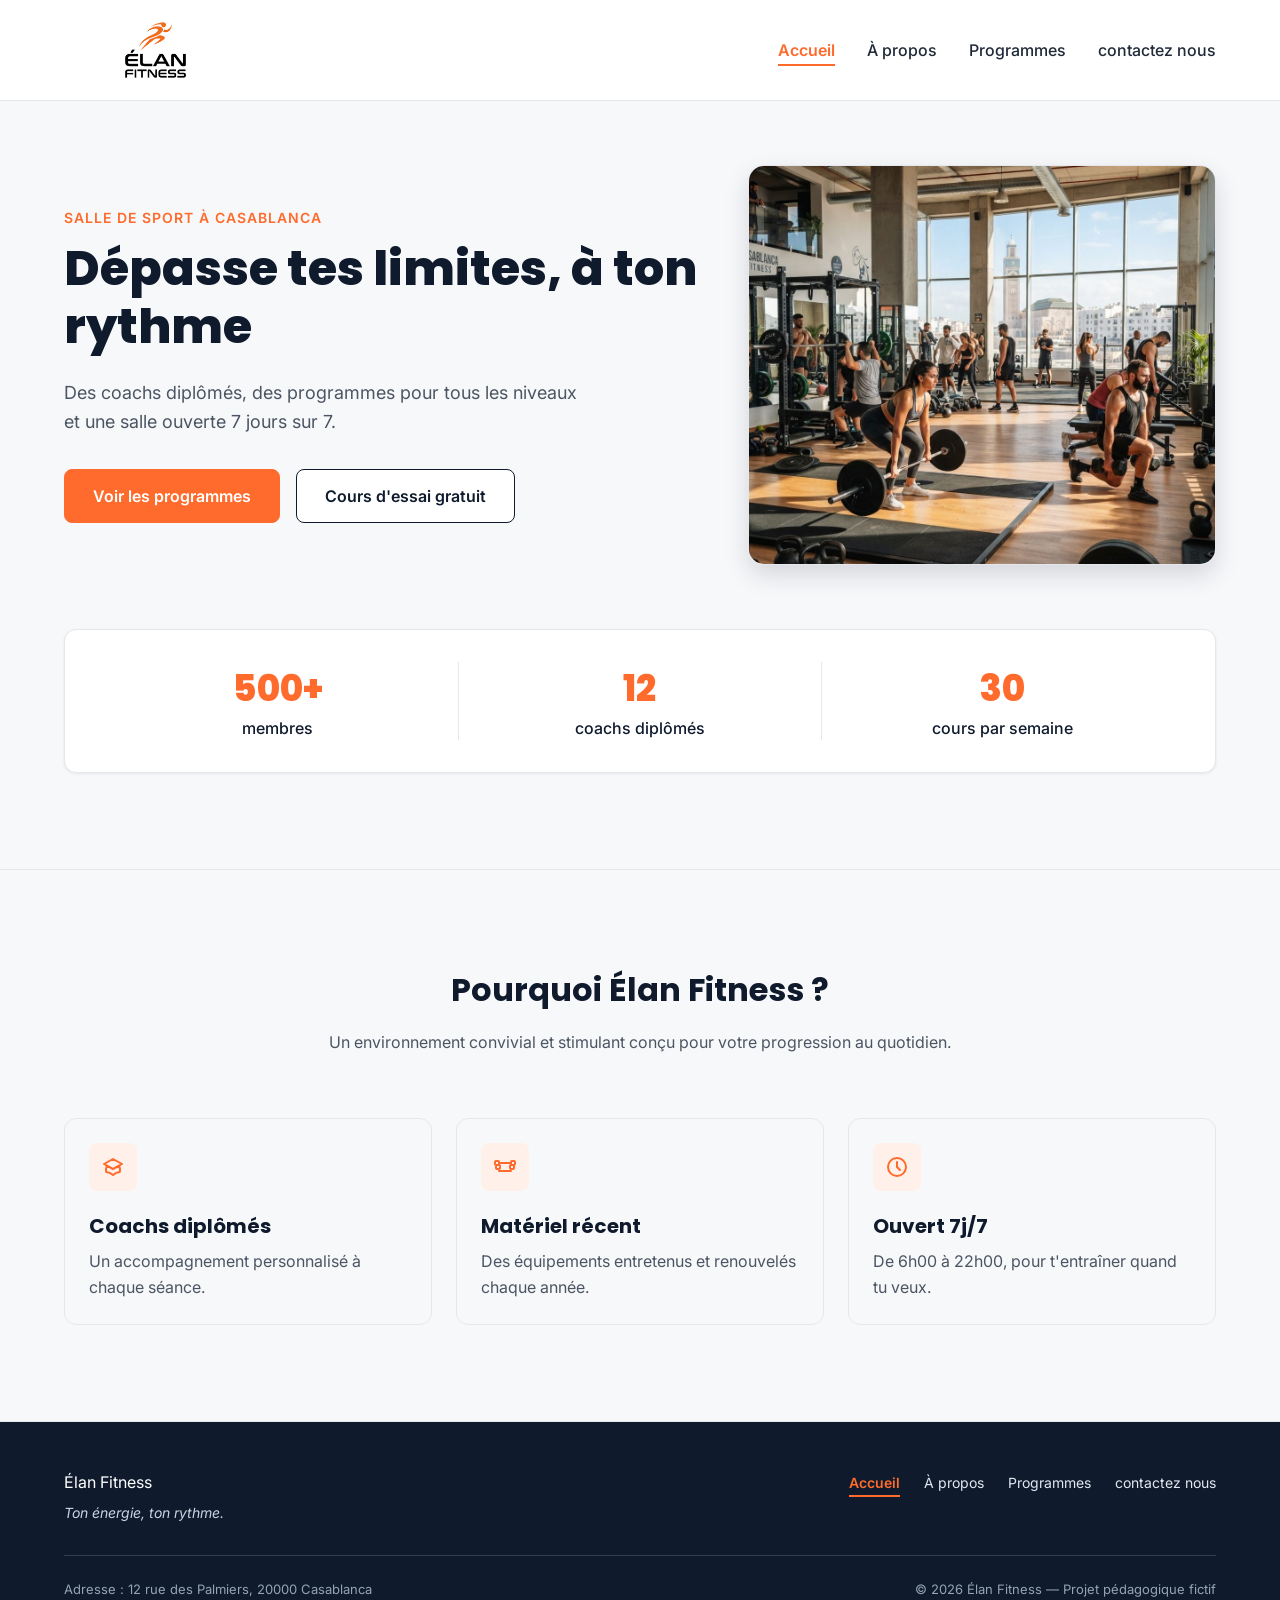
<file: index.html>
<!DOCTYPE html>
<html lang="fr">

<head>
  <meta charset="UTF-8">
  <meta name="viewport" content="width=device-width, initial-scale=1">
  <meta name="description"
    content="Élan Fitness, salle de sport à Casablanca : musculation, yoga, cardio et boxe fitness avec des coachs diplômés. Réservez votre cours d'essai gratuit.">
  <title>Élan Fitness | Salle de sport à Casablanca</title>

  <link rel="preconnect" href="https://fonts.googleapis.com">
  <link rel="preconnect" href="https://fonts.gstatic.com" crossorigin>
  <link
    href="https://fonts.googleapis.com/css2?family=Inter:wght@400;500;600&family=Poppins:wght@600;700;800&display=swap"
    rel="stylesheet">

  <link rel="icon" type="image/png" href="img/logo.jpg">

  <link rel="stylesheet" href="style.css">
</head>


<body>

  <header class="en-tete">

    <div class="conteneur en-tete-contenu">
      <a href="index.html" class="logo"> <img class="logo" src="img/logo.jpg" alt="logo">
      </a>

      <nav aria-label="Navigation principale">
        <ul class="menu">
          <li><a href="index.html" class="lien-actif">Accueil</a></li>
          <li><a href="A_propos.html">À propos</a></li>
          <li><a href="programme.html">Programmes</a></li>
          <li><a href="contactez_nous.html">contactez nous</a></li>

        </ul>
      </nav>
    </div>
  </header>

  <main>
    <section id="accueil" class="hero">
      <div class="conteneur">

        <div class="hero-contenu">
          <div class="hero-texte">
            <p class="sur-titre">Salle de sport à Casablanca</p>
            <h1>Dépasse tes limites, à ton rythme</h1>
            <p class="hero-description">
              Des coachs diplômés, des programmes pour tous les niveaux et une salle ouverte 7 jours sur 7.
            </p>
            <div class="boutons">
              <a href="programme.html" class="bouton bouton-principal">Voir les programmes</a>
              <a href="contactez_nous.html" class="bouton bouton-secondaire">Cours d'essai gratuit</a>
            </div>
          </div>

          <img class="hero-image" src="img/hero.jpg"
            alt="Des personnes s'entraînent dans une salle de sport lumineuse à Casablanca">
        </div>

        <div class="chiffres">
          <div class="chiffre">
            <p class="chiffre-nombre">500+</p>
            <p>membres</p>
          </div>
          <div class="chiffre">
            <p class="chiffre-nombre">12</p>
            <p>coachs diplômés</p>
          </div>
          <div class="chiffre">
            <p class="chiffre-nombre">30</p>
            <p>cours par semaine</p>
          </div>
        </div>

      </div>
    </section>

    <section class="section section-blanche">
      <div class="conteneur">

        <div class="section-titre">
          <h2>Pourquoi Élan Fitness ?</h2>
          <p>Un environnement convivial et stimulant conçu pour votre progression au quotidien.</p>
        </div>

        <div class="cartes">
          <article class="carte carte-avantage">
            <div class="icone"><img src="img/icone-coach.svg" alt=""></div>
            <h3>Coachs diplômés</h3>
            <p>Un accompagnement personnalisé à chaque séance.</p>
          </article>

          <article class="carte carte-avantage">
            <div class="icone"><img src="img/icone-materiel.svg" alt=""></div>
            <h3>Matériel récent</h3>
            <p>Des équipements entretenus et renouvelés chaque année.</p>
          </article>

          <article class="carte carte-avantage">
            <div class="icone"><img src="img/icone-horloge.svg" alt=""></div>
            <h3>Ouvert 7j/7</h3>
            <p>De 6h00 à 22h00, pour t'entraîner quand tu veux.</p>
          </article>
        </div>

      </div>
    </section>

  </main>

  <footer class="pied-de-page">
    <div class="conteneur">

      <div class="pied-haut">
        <div>
          <p class="logo logo-clair">Élan Fitness</p>
          <p class="slogan">Ton énergie, ton rythme.</p>
        </div>

        <nav aria-label="Navigation du pied de page">
          <ul class="menu menu-pied">
            <li><a href="index.html" class="lien-actif">Accueil</a></li>
            <li><a href="A_propos.html">À propos</a></li>
            <li><a href="programme.html">Programmes</a></li>
            <li><a href="contactez_nous.html">contactez nous</a></li>
          </ul>
        </nav>
      </div>

      <div class="pied-bas">
        <p>Adresse : 12 rue des Palmiers, 20000 Casablanca</p>
        <p>&copy; 2026 Élan Fitness — Projet pédagogique fictif</p>
      </div>

    </div>
  </footer>

</body>

</html>
</file>
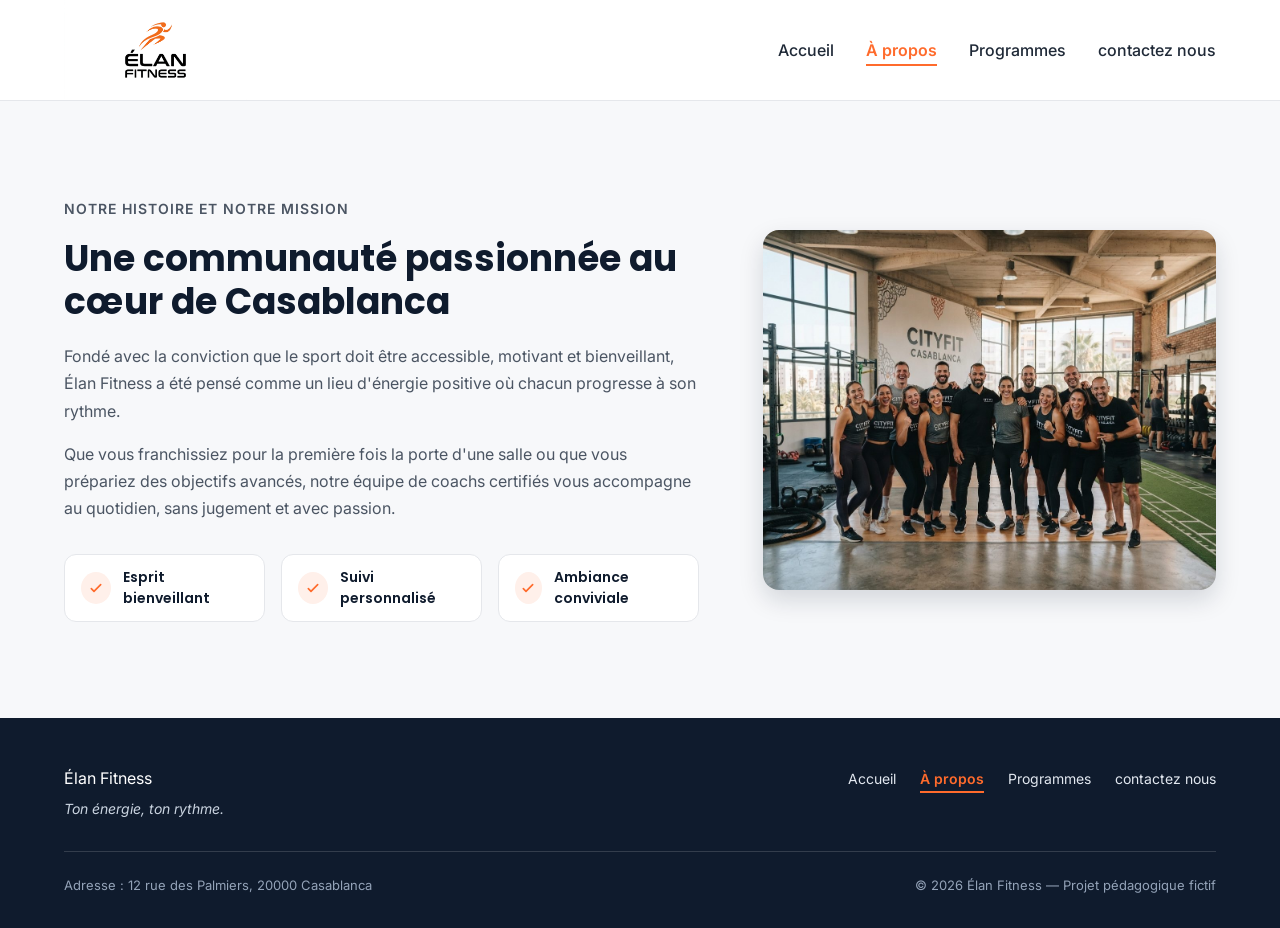
<file: A_propos.html>
<!DOCTYPE html>
<html lang="fr">
<head>
  <meta charset="UTF-8">
  <meta name="viewport" content="width=device-width, initial-scale=1">
  <meta name="description" content="Élan Fitness, salle de sport à Casablanca : musculation, yoga, cardio et boxe fitness avec des coachs diplômés. Réservez votre cours d'essai gratuit.">
  <title>Élan Fitness | Salle de sport à Casablanca</title>

  <link rel="preconnect" href="https://fonts.googleapis.com">
  <link rel="preconnect" href="https://fonts.gstatic.com" crossorigin>
  <link href="https://fonts.googleapis.com/css2?family=Inter:wght@400;500;600&family=Poppins:wght@600;700;800&display=swap" rel="stylesheet">

  <link rel="icon" type="image/png" href="img/logo.jpg">

  <link rel="stylesheet" href="style.css">
</head>

<body>

  <header class="en-tete">

    <div class="conteneur en-tete-contenu">
      <a href="index.html" class="logo"> <img class="logo" src="img/logo.jpg" alt="logo">
      </a>

      <nav aria-label="Navigation principale">
        <ul class="menu">
          <li><a href="index.html" >Accueil</a></li>
          <li><a href="A_propos.html"class="lien-actif">À propos</a></li>
          <li><a href="programme.html">Programmes</a></li>
          <li><a href="contactez_nous.html">contactez nous</a></li>

        </ul>
      </nav>
    </div>
  </header>

  <main> 
    <section id="a-propos" class="section">
        <div class="conteneur apropos-contenu">

        <div class="apropos-texte">
          <p class="sur-titre">Notre histoire et notre mission</p>
          <h2>Une communauté passionnée au cœur de Casablanca</h2>
          <p>
            Fondé avec la conviction que le sport doit être accessible, motivant et bienveillant,
            Élan Fitness a été pensé comme un lieu d'énergie positive où chacun progresse à son rythme.
          </p>
          <p>
            Que vous franchissiez pour la première fois la porte d'une salle ou que vous prépariez des
            objectifs avancés, notre équipe de coachs certifiés vous accompagne au quotidien, sans
            jugement et avec passion.
          </p>

          <ul class="valeurs">
            <li class="valeur">
              <div class="icone icone-petite"><img src="img/icone-check.svg" alt=""></div>
              <span>Esprit bienveillant</span>
            </li>
            <li class="valeur">
              <div class="icone icone-petite"><img src="img/icone-check.svg" alt=""></div>
              <span>Suivi personnalisé</span>
            </li>
            <li class="valeur">
              <div class="icone icone-petite"><img src="img/icone-check.svg" alt=""></div>
              <span>Ambiance conviviale</span>
            </li>
          </ul>
        </div>

        <img class="apropos-image" src="img/equipe.jpg" alt="L'équipe de coachs d'Élan Fitness réunie dans la salle">

      </div>
    </section>
  </main>
  
<footer class="pied-de-page">
    <div class="conteneur">

      <div class="pied-haut">
        <div>
          <p class="logo logo-clair">Élan Fitness</p>
          <p class="slogan">Ton énergie, ton rythme.</p>
        </div>

        <nav aria-label="Navigation du pied de page">
          <ul class="menu menu-pied">
            <li><a href="index.html">Accueil</a></li>
            <li><a href="A_propos.html"class="lien-actif">À propos</a></li>
            <li><a href="programme.html">Programmes</a></li>
            <li><a href="contactez_nous.html">contactez nous</a></li>
          </ul>
        </nav>
      </div>

      <div class="pied-bas">
        <p>Adresse : 12 rue des Palmiers, 20000 Casablanca</p>
        <p>&copy; 2026 Élan Fitness — Projet pédagogique fictif</p>
      </div>

    </div>
  </footer>

</body>
</html>
</file>
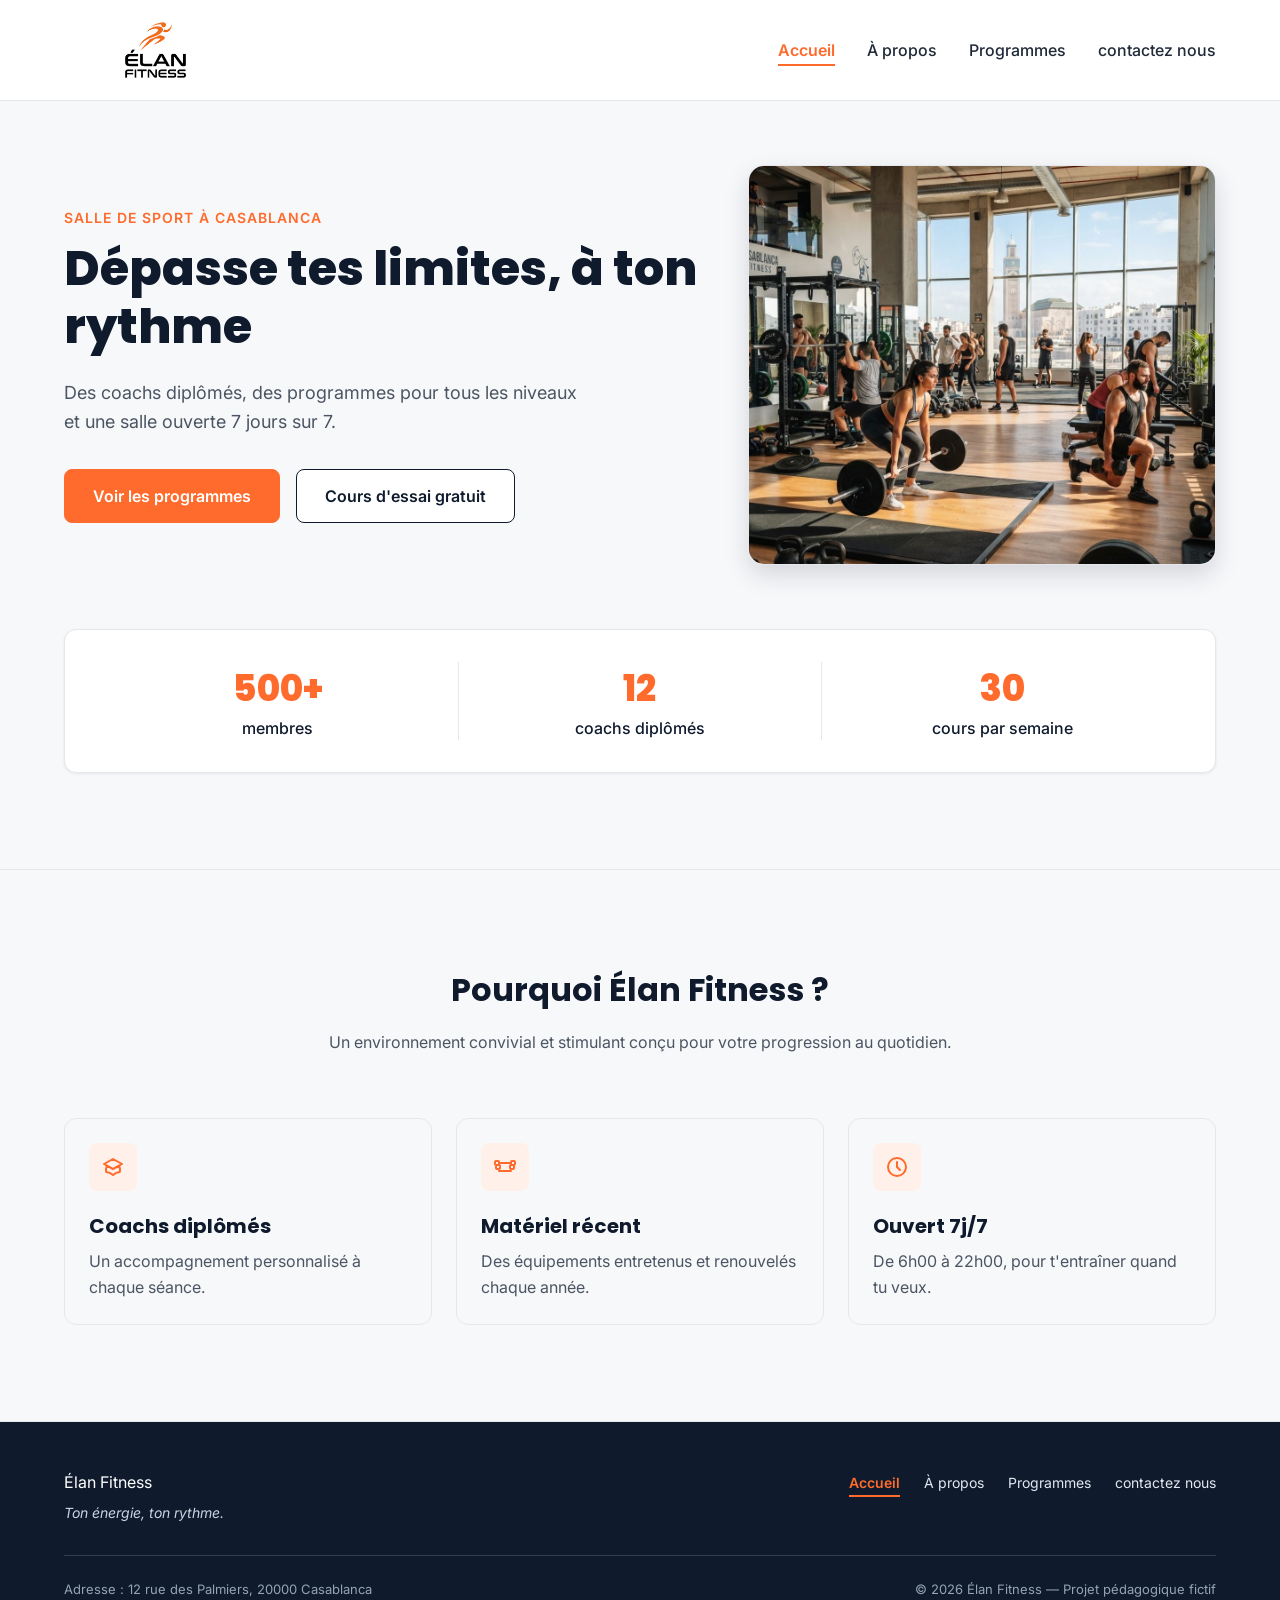
<file: acceuil.html>
<!DOCTYPE html>
<html lang="fr">

<head>
  <meta charset="UTF-8">
  <meta name="viewport" content="width=device-width, initial-scale=1">
  <meta name="description"
    content="Élan Fitness, salle de sport à Casablanca : musculation, yoga, cardio et boxe fitness avec des coachs diplômés. Réservez votre cours d'essai gratuit.">
  <title>Élan Fitness | Salle de sport à Casablanca</title>

  <link rel="preconnect" href="https://fonts.googleapis.com">
  <link rel="preconnect" href="https://fonts.gstatic.com" crossorigin>
  <link
    href="https://fonts.googleapis.com/css2?family=Inter:wght@400;500;600&family=Poppins:wght@600;700;800&display=swap"
    rel="stylesheet">

  <link rel="icon" type="image/png" href="img/logo.jpg">

  <link rel="stylesheet" href="style.css">
</head>


<body>

  <header class="en-tete">

    <div class="conteneur en-tete-contenu">
      <a href="acceuil.html" class="logo"> <img class="logo" src="img/logo.jpg" alt="logo">
      </a>

      <nav aria-label="Navigation principale">
        <ul class="menu">
          <li><a href="acceuil.html" class="lien-actif">Accueil</a></li>
          <li><a href="A_propos.html">À propos</a></li>
          <li><a href="programme.html">Programmes</a></li>
          <li><a href="contactez_nous.html">contactez nous</a></li>

        </ul>
      </nav>
    </div>
  </header>

  <main>
    <section id="accueil" class="hero">
      <div class="conteneur">

        <div class="hero-contenu">
          <div class="hero-texte">
            <p class="sur-titre">Salle de sport à Casablanca</p>
            <h1>Dépasse tes limites, à ton rythme</h1>
            <p class="hero-description">
              Des coachs diplômés, des programmes pour tous les niveaux et une salle ouverte 7 jours sur 7.
            </p>
            <div class="boutons">
              <a href="programme.html" class="bouton bouton-principal">Voir les programmes</a>
              <a href="contactez_nous.html" class="bouton bouton-secondaire">Cours d'essai gratuit</a>
            </div>
          </div>

          <img class="hero-image" src="img/hero.jpg"
            alt="Des personnes s'entraînent dans une salle de sport lumineuse à Casablanca">
        </div>

        <div class="chiffres">
          <div class="chiffre">
            <p class="chiffre-nombre">500+</p>
            <p>membres</p>
          </div>
          <div class="chiffre">
            <p class="chiffre-nombre">12</p>
            <p>coachs diplômés</p>
          </div>
          <div class="chiffre">
            <p class="chiffre-nombre">30</p>
            <p>cours par semaine</p>
          </div>
        </div>

      </div>
    </section>

    <section class="section section-blanche">
      <div class="conteneur">

        <div class="section-titre">
          <h2>Pourquoi Élan Fitness ?</h2>
          <p>Un environnement convivial et stimulant conçu pour votre progression au quotidien.</p>
        </div>

        <div class="cartes">
          <article class="carte carte-avantage">
            <div class="icone"><img src="img/icone-coach.svg" alt=""></div>
            <h3>Coachs diplômés</h3>
            <p>Un accompagnement personnalisé à chaque séance.</p>
          </article>

          <article class="carte carte-avantage">
            <div class="icone"><img src="img/icone-materiel.svg" alt=""></div>
            <h3>Matériel récent</h3>
            <p>Des équipements entretenus et renouvelés chaque année.</p>
          </article>

          <article class="carte carte-avantage">
            <div class="icone"><img src="img/icone-horloge.svg" alt=""></div>
            <h3>Ouvert 7j/7</h3>
            <p>De 6h00 à 22h00, pour t'entraîner quand tu veux.</p>
          </article>
        </div>

      </div>
    </section>

  </main>

  <footer class="pied-de-page">
    <div class="conteneur">

      <div class="pied-haut">
        <div>
          <p class="logo logo-clair">Élan Fitness</p>
          <p class="slogan">Ton énergie, ton rythme.</p>
        </div>

        <nav aria-label="Navigation du pied de page">
          <ul class="menu menu-pied">
            <li><a href="acceuil.html" class="lien-actif">Accueil</a></li>
            <li><a href="A_propos.html">À propos</a></li>
            <li><a href="programme.html">Programmes</a></li>
            <li><a href="contactez_nous.html">contactez nous</a></li>
          </ul>
        </nav>
      </div>

      <div class="pied-bas">
        <p>Adresse : 12 rue des Palmiers, 20000 Casablanca</p>
        <p>&copy; 2026 Élan Fitness — Projet pédagogique fictif</p>
      </div>

    </div>
  </footer>

</body>

</html>
</file>
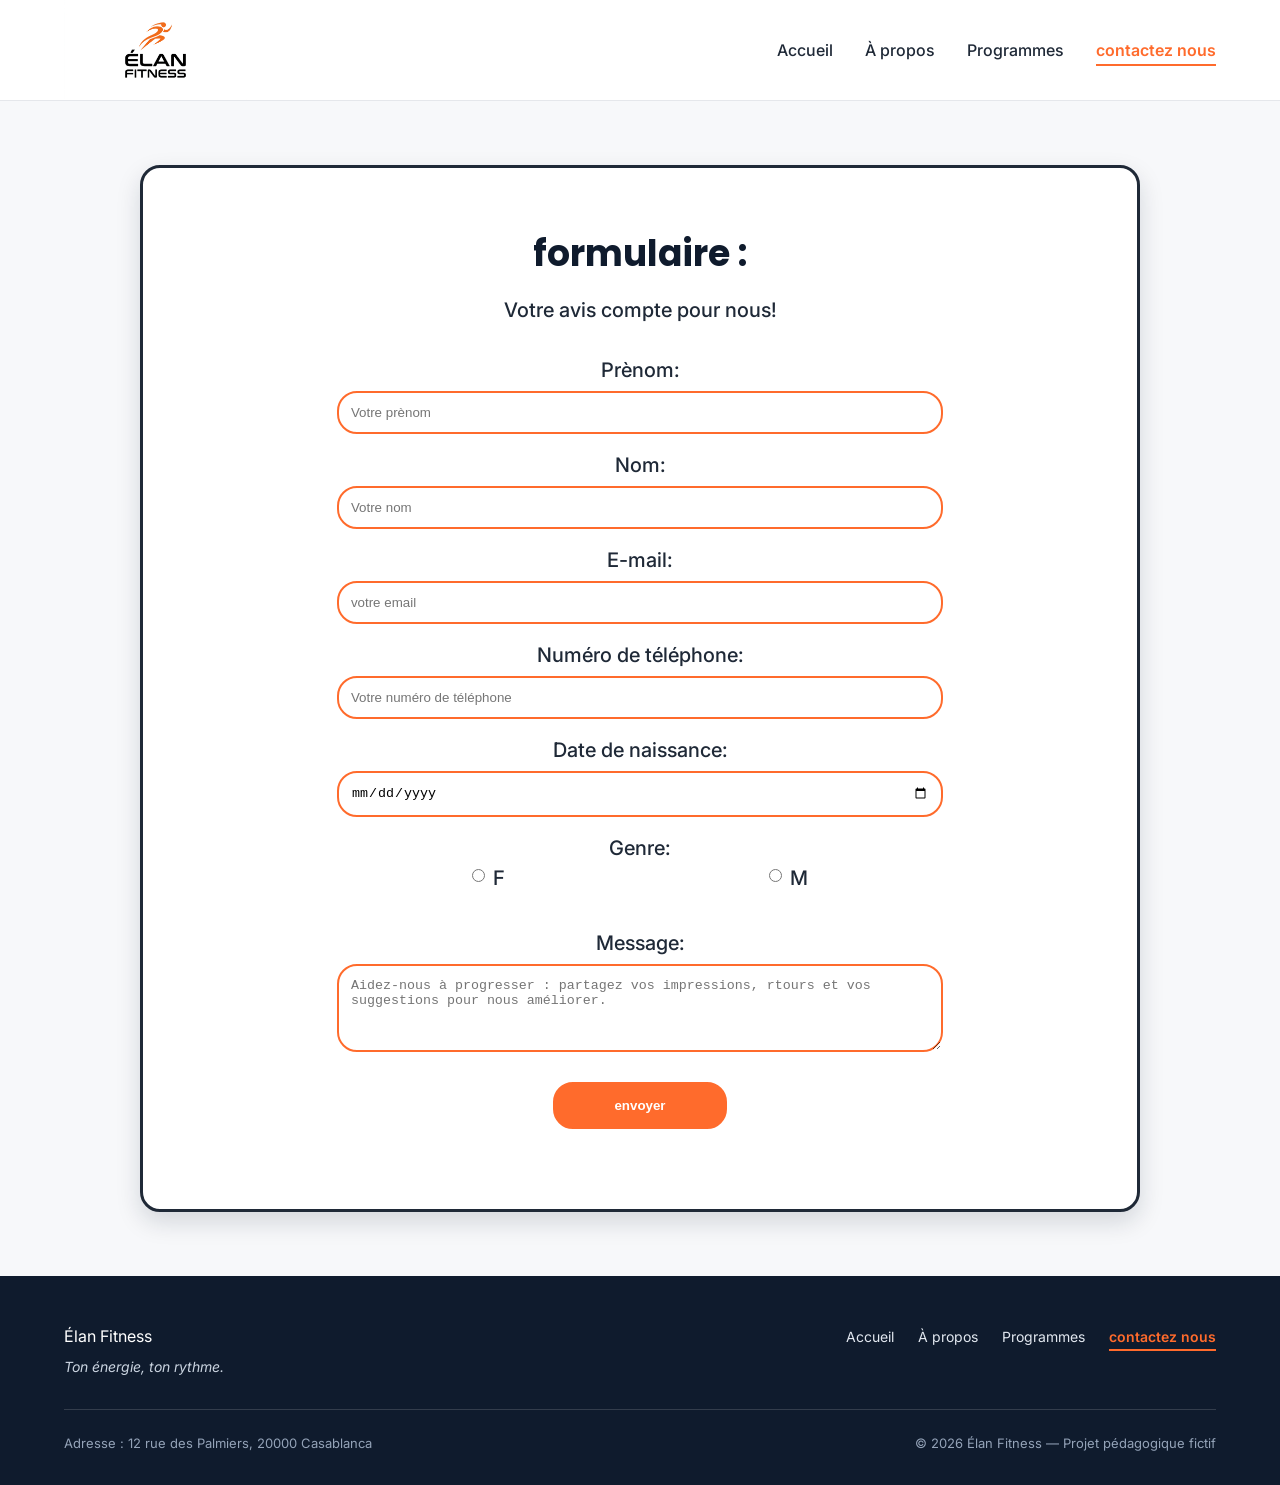
<file: contactez_nous.html>
<!DOCTYPE html>
<html lang="fr">

<head>
  <meta charset="UTF-8">
  <meta name="viewport" content="width=device-width, initial-scale=1">
  <meta name="description"
    content="Élan Fitness, salle de sport à Casablanca : musculation, yoga, cardio et boxe fitness avec des coachs diplômés. Réservez votre cours d'essai gratuit.">
  <title>Élan Fitness | Salle de sport à Casablanca</title>

  <link rel="preconnect" href="https://fonts.googleapis.com">
  <link rel="preconnect" href="https://fonts.gstatic.com" crossorigin>
  <link
    href="https://fonts.googleapis.com/css2?family=Inter:wght@400;500;600&family=Poppins:wght@600;700;800&display=swap"
    rel="stylesheet">

  <link rel="icon" type="image/png" href="img/logo.jpg">

  <link rel="stylesheet" href="style.css">
</head>

<body>

  <header class="en-tete">

    <div class="conteneur en-tete-contenu">
      <a href="index.html" class="logo"> <img class="logo" src="img/logo.jpg" alt="logo">
      </a>

      <nav aria-label="Navigation principale">
        <ul class="menu">
          <li><a href="index.html" >Accueil</a></li>
          <li><a href="A_propos.html">À propos</a></li>
          <li><a href="programme.html">Programmes</a></li>
          <li><a href="contactez_nous.html"class="lien-actif">contactez nous</a></li>

        </ul>
      </nav>
    </div>
  </header>
  <main>

    <div class="sl">
      <center>

        <h1 style="font-size: 36px;line-height: 1.2;margin-bottom: 20px; text-align: center">formulaire :</h1>
        <p style="   margin-bottom: 30px; "> Votre avis compte pour nous! </p>
        <form action="index.html">
          <label for="preno"> Prènom: </label>
          <input type="text" id="preno" name="prenom" placeholder="Votre prènom" required>

          <label for="nom"> Nom: </label>
          <input type="text" id="nom" name="nom" placeholder="Votre nom" required>

          <label for="email"> E-mail:</label>
          <input type="email" id="email" name="email" placeholder="votre email" required>

          <label for="nmbr"> Numéro de téléphone: </label>
          <input type="tel" id="nmbr" name="nmbr" pattern="[0]{1}[5-7]{1}[0-9]{8}"placeholder="Votre numéro de téléphone" required>

          <label for="Date"> Date de naissance: </label>
          <input type="date" id="Date" name="Date" required>

          <p>Genre:</p>
          <div id="hello">
            <div>
              <input type="radio" id="feminine" name="genre">
              <label for="feminine">F</label>
            </div>
            <div>
              <input type="radio" id="Masculin" name="genre">
              <label for="Masculin">M</label>
            </div>
          </div>
          <label for="msg"> Message: </label>
          <textarea type="text" id="msg" name="msg" rows="4" cols="50"
            placeholder="Aidez-nous à progresser : partagez vos impressions, rtours et vos suggestions pour nous améliorer. "></textarea><br>

          <center><button class="btn"> <b>envoyer</b> </button></center>
      </center>
    </div>
  </main>

<footer class="pied-de-page">
    <div class="conteneur">

      <div class="pied-haut">
        <div>
          <p class="logo logo-clair">Élan Fitness</p>
          <p class="slogan">Ton énergie, ton rythme.</p>
        </div>

        <nav aria-label="Navigation du pied de page">
          <ul class="menu menu-pied">
            <li><a href="index.html" >Accueil</a></li>
            <li><a href="A_propos.html">À propos</a></li>
            <li><a href="programme.html">Programmes</a></li>
            <li><a href="contactez_nous.html"class="lien-actif">contactez nous</a></li>
          </ul>
        </nav>
      </div>

      <div class="pied-bas">
        <p>Adresse : 12 rue des Palmiers, 20000 Casablanca</p>
        <p>&copy; 2026 Élan Fitness — Projet pédagogique fictif</p>
      </div>

    </div>
  </footer>

</body>

</html>
</file>
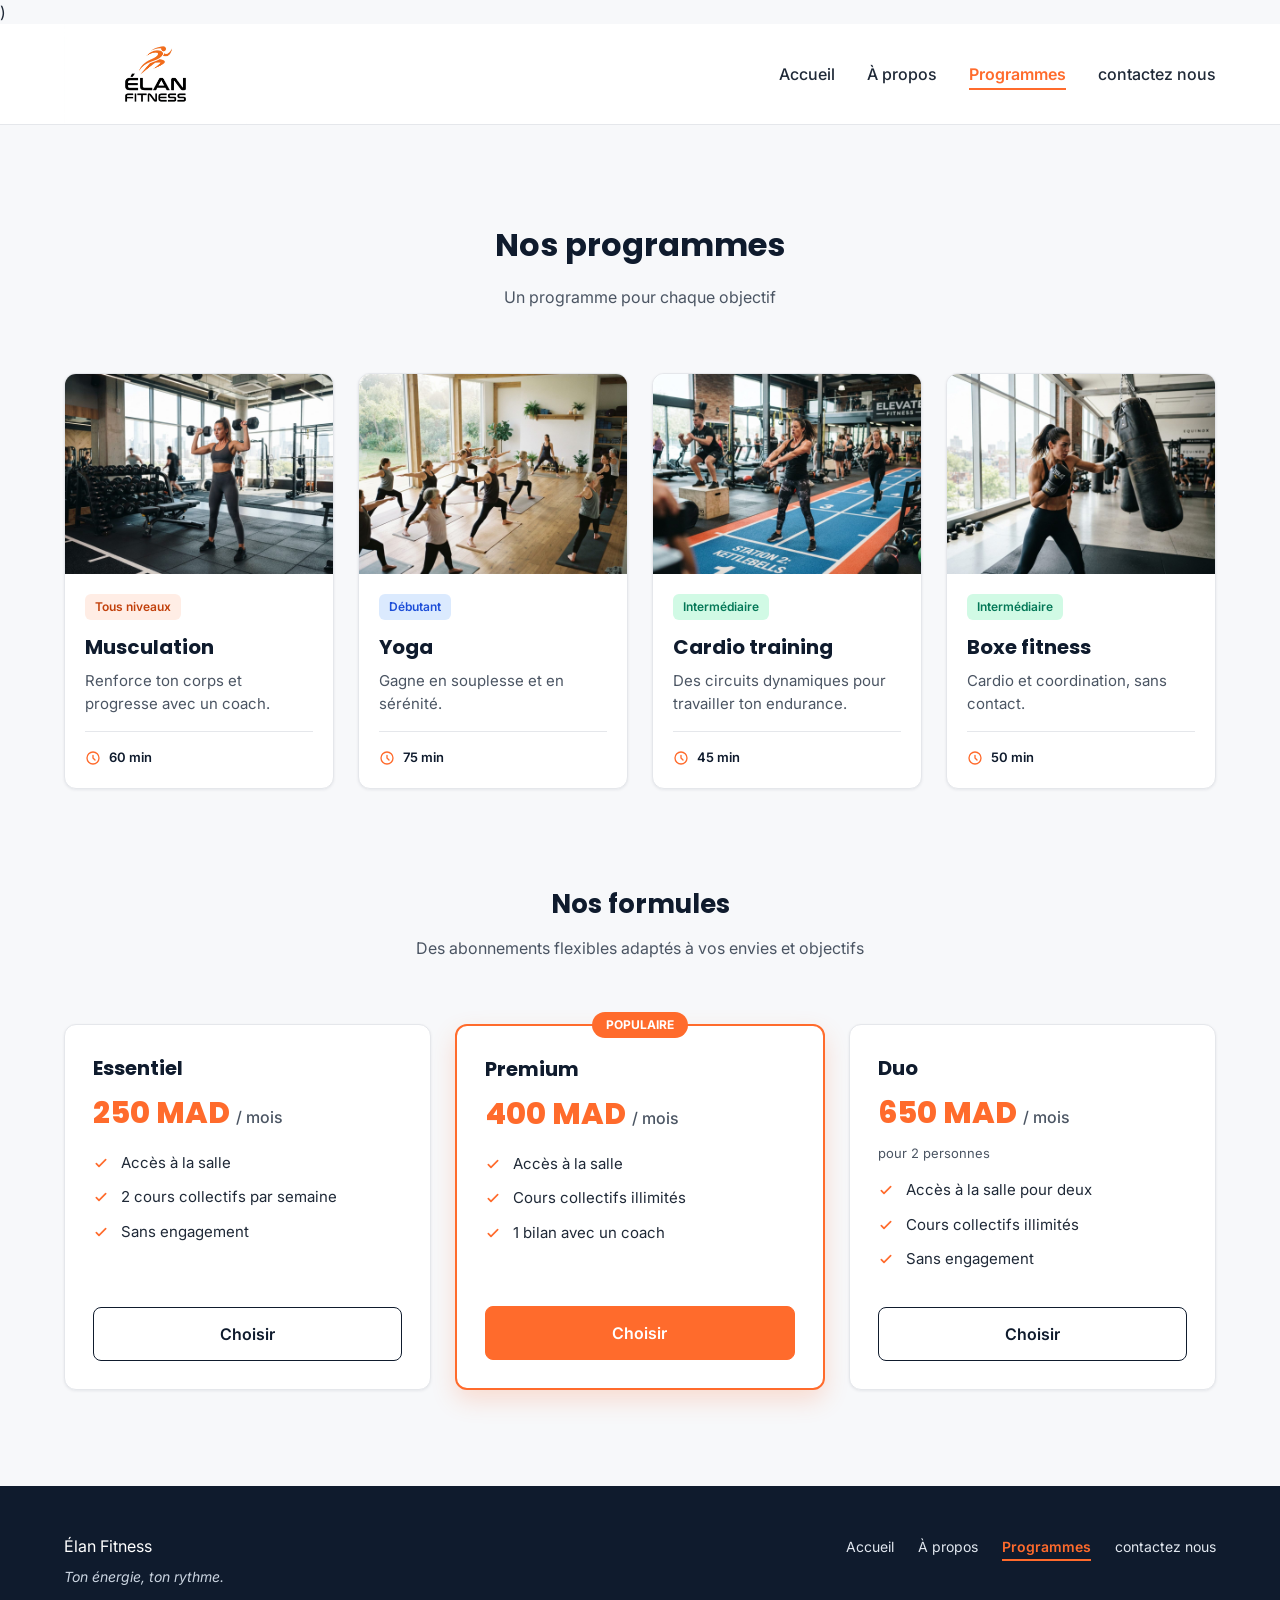
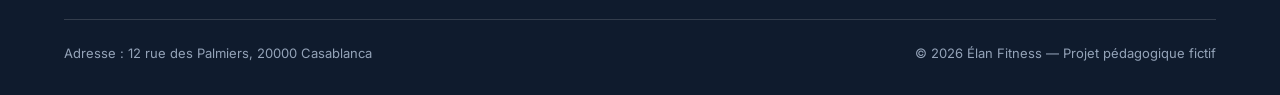
<file: programme.html>
<!DOCTYPE html>
<html lang="fr">
<head>
  <meta charset="UTF-8">
  <meta name="viewport" content="width=device-width, initial-scale=1">
  <meta name="description" content="Élan Fitness, salle de sport à Casablanca : musculation, yoga, cardio et boxe fitness avec des coachs diplômés. Réservez votre cours d'essai gratuit.">
  <title>Élan Fitness | Salle de sport à Casablanca</title>

  <link rel="preconnect" href="https://fonts.googleapis.com">
  <link rel="preconnect" href="https://fonts.gstatic.com" crossorigin>
  <link href="https://fonts.googleapis.com/css2?family=Inter:wght@400;500;600&family=Poppins:wght@600;700;800&display=swap" rel="stylesheet">
  
  <link rel="icon" type="image/png" href="img/logo.jpg">

  <link rel="stylesheet" href="style.css">
</head>
)
<body>

  <header class="en-tete">

    <div class="conteneur en-tete-contenu">
      <a href="index.html" class="logo"> <img class="logo" src="img/logo.jpg" alt="logo">
      </a>

      <nav aria-label="Navigation principale">
        <ul class="menu">
          <li><a href="index.html" >Accueil</a></li>
          <li><a href="A_propos.html">À propos</a></li>
          <li><a href="programme.html"class="lien-actif">Programmes</a></li>
          <li><a href="contactez_nous.html">contactez nous</a></li>

        </ul>
      </nav>
    </div>
  </header>

  <main> 
        <section id="programmes" class="section">
      <div class="conteneur">

        <div class="section-titre">
          <h2>Nos programmes</h2>
          <p>Un programme pour chaque objectif</p>
        </div>

        <div class="cartes">

          <article class="carte carte-programme">
            <img src="img/musculation.jpg" alt="Une sportive soulève des haltères dans l'espace musculation">
            <div class="programme-corps">
              <span class="etiquette etiquette-orange">Tous niveaux</span>
              <h3>Musculation</h3>
              <p>Renforce ton corps et progresse avec un coach.</p>
              <p class="duree"><img src="img/icone-duree.svg" alt="">60 min</p>
            </div>
          </article>

          <article class="carte carte-programme">
            <img src="img/yoga.jpg" alt="Un groupe pratique le yoga sur des tapis dans une salle lumineuse">
            <div class="programme-corps">
              <span class="etiquette etiquette-bleue">Débutant</span>
              <h3>Yoga</h3>
              <p>Gagne en souplesse et en sérénité.</p>
              <p class="duree"><img src="img/icone-duree.svg" alt="">75 min</p>
            </div>
          </article>

          <article class="carte carte-programme">
            <img src="img/cardio.jpg" alt="Des sportifs suivent un circuit de cardio training avec des kettlebells">
            <div class="programme-corps">
              <span class="etiquette etiquette-verte">Intermédiaire</span>
              <h3>Cardio training</h3>
              <p>Des circuits dynamiques pour travailler ton endurance.</p>
              <p class="duree"><img src="img/icone-duree.svg" alt="">45 min</p>
            </div>
          </article>

          <article class="carte carte-programme">
            <img src="img/boxe.jpg" alt="Une sportive frappe un sac de frappe pendant un cours de boxe fitness">
            <div class="programme-corps">
              <span class="etiquette etiquette-verte">Intermédiaire</span>
              <h3>Boxe fitness</h3>
              <p>Cardio et coordination, sans contact.</p>
              <p class="duree"><img src="img/icone-duree.svg" alt="">50 min</p>
            </div>
          </article>

        </div>

        <div class="formules">

          <div class="section-titre">
            <h3>Nos formules</h3>
            <p>Des abonnements flexibles adaptés à vos envies et objectifs</p>
          </div>

          <div class="cartes">

            <article class="carte formule">
              <h4>Essentiel</h4>
              <p class="prix">250 MAD <span>/ mois</span></p>
              <ul class="formule-liste">
                <li>Accès à la salle</li>
                <li>2 cours collectifs par semaine</li>
                <li>Sans engagement</li>
              </ul>
              <a href="contactez_nous.html" class="bouton bouton-secondaire">Choisir</a>
            </article>

            <article class="carte formule formule-populaire">
              <p class="badge-populaire">Populaire</p>
              <h4>Premium</h4>
              <p class="prix">400 MAD <span>/ mois</span></p>
              <ul class="formule-liste">
                <li>Accès à la salle</li>
                <li>Cours collectifs illimités</li>
                <li>1 bilan avec un coach</li>
              </ul>
              <a href="contactez_nous.html" class="bouton bouton-principal">Choisir</a>
            </article>

            <article class="carte formule">
              <h4>Duo</h4>
              <p class="prix">650 MAD <span>/ mois</span></p>
              <p class="prix-note">pour 2 personnes</p>
              <ul class="formule-liste">
                <li>Accès à la salle pour deux</li>
                <li>Cours collectifs illimités</li>
                <li>Sans engagement</li>
              </ul>
              <a href="contactez_nous.html" class="bouton bouton-secondaire">Choisir</a>
            </article>

          </div>
        </div>

      </div>
    </section>
  </main>
  
<footer class="pied-de-page">
    <div class="conteneur">

      <div class="pied-haut">
        <div>
          <p class="logo logo-clair">Élan Fitness</p>
          <p class="slogan">Ton énergie, ton rythme.</p>
        </div>

        <nav aria-label="Navigation du pied de page">
          <ul class="menu menu-pied">
            <li><a href="index.html" >Accueil</a></li>
            <li><a href="A_propos.html">À propos</a></li>
            <li><a href="programme.html"class="lien-actif">Programmes</a></li>
            <li><a href="contactez_nous.html">contactez nous</a></li>
          </ul>
        </nav>
      </div>

      <div class="pied-bas">
        <p>Adresse : 12 rue des Palmiers, 20000 Casablanca</p>
        <p>&copy; 2026 Élan Fitness — Projet pédagogique fictif</p>
      </div>

    </div>
  </footer>

</body>
</html>
</file>
<file: style.css>
* {
  box-sizing: border-box;
  margin: 0;
  padding: 0;
}

html {
  scroll-behavior: smooth;
}

body {
  font-family: 'Inter', Arial, sans-serif;
  font-size: 16px;
  line-height: 1.5;
  color: #1F2937;
  background-color: #F7F8FA;
}

h1, h2, h3, h4 {
  font-family: 'Poppins', Arial, sans-serif;
  color: #0F1B2D;
}

a {
  color: inherit;
  text-decoration: none;
}

ul {
  list-style: none;
}

img {
  display: block;
  max-width: 100%;
}

a:focus-visible,
button:focus-visible {
  outline: 3px solid #FF6B2C;
  outline-offset: 2px;
}

.conteneur {
  width: 100%;
  max-width: 1200px;
  margin: 0 auto;
  padding: 0 24px;
}

.section {
  padding: 96px 0;
}

.section-blanche {
  border-top: 1px solid #E5E7EB;
  border-bottom: 1px solid #E5E7EB;
}

.section-titre {
  max-width: 640px;
  margin: 0 auto 64px;
  text-align: center;
}

.section-titre h2 {
  font-size: 32px;
  margin-bottom: 16px;
}

.section-titre h3 {
  font-size: 26px;
  margin-bottom: 12px;
}

.section-titre p {
  color: #4B5563;
}

.sur-titre {
  font-size: 14px;
  font-weight: 600;
  color: #FF6B2C;
  text-transform: uppercase;
  letter-spacing: 1px;
  margin-bottom: 12px;
}

.bouton {
  display: inline-block;
  padding: 14px 28px;
  border-radius: 8px;
  font-size: 16px;
  font-weight: 600;
  text-align: center;
  cursor: pointer;
}

.bouton-principal {
  background-color: #FF6B2C;
  border: 1px solid #FF6B2C;
  color: #FFFFFF;
}

.bouton-principal:hover {
  background-color: #F05817;
}

.bouton-secondaire {
  background-color: #FFFFFF;
  border: 1px solid #0F1B2D;
  color: #0F1B2D;
}

.bouton-secondaire:hover {
  background-color: #F3F4F6;
}

.cartes {
  display: flex;
  gap: 24px;
}

.carte {
  flex: 1;
  background-color: #FFFFFF;
  border: 1px solid #E5E7EB;
  border-radius: 12px;
  box-shadow: 0 1px 3px rgba(15, 27, 45, 0.08);
}

.icone {
  width: 48px;
  height: 48px;
  background-color: #FFF0EA;
  border-radius: 8px;
  display: flex;
  align-items: center;
  justify-content: center;
}

.icone img {
  width: 24px;
  height: 24px;
}

.icone-petite {
  width: 32px;
  height: 32px;
  border-radius: 50%;
}

.icone-petite img {
  width: 16px;
  height: 16px;
}

.en-tete {
  position: sticky;
  top: 0;
  z-index: 10;
  background-color: #FFFFFF;
  border-bottom: 1px solid #E5E7EB;
}

.en-tete-contenu {
  height: 100px;
  display: flex;
  align-items: center;
  justify-content: space-between;
}

/* .logo {
  display: flex;
  align-items: center;
  font-family: 'Poppins', Arial, sans-serif;
  font-size: 24px;
  font-weight: 700;
  color: #0F1B2D;
} */

/* .logo::after {
  content: "";
  width: 10px;
  height: 10px;
  margin-left: 8px;
  background-color: #FF6B2C;
  border-radius: 50%; */
/* } */

.menu {
  display: flex;
  gap: 32px;
}

.menu a {
  font-weight: 500;
  padding-bottom: 4px;
  border-bottom: 2px solid transparent;
}

.menu a:hover {
  color: #FF6B2C;
}

.menu .lien-actif {
  color: #FF6B2C;
  font-weight: 600;
  border-bottom-color: #FF6B2C;
}

.hero {
  padding: 64px 0 96px;
}

.hero-contenu {
  display: flex;
  align-items: center;
  gap: 32px;
}

.hero-texte {
  flex: 7;
}

.hero-texte h1 {
  font-size: 48px;
  font-weight: 800;
  line-height: 1.2;
  margin-bottom: 24px;
}

.hero-description {
  max-width: 520px;
  font-size: 18px;
  line-height: 1.6;
  color: #4B5563;
  margin-bottom: 32px;
}

.boutons {
  display: flex;
  flex-wrap: wrap;
  gap: 16px;
}

.hero-image {
  flex: 5;
  min-width: 0;
  height: 400px;
  object-fit: cover;
  border-radius: 16px;
  border: 1px solid #E5E7EB;
  box-shadow: 0 10px 25px rgba(15, 27, 45, 0.15);
}

.chiffres {
  display: flex;
  margin-top: 64px;
  padding: 32px;
  background-color: #FFFFFF;
  border: 1px solid #E5E7EB;
  border-radius: 12px;
  box-shadow: 0 1px 3px rgba(15, 27, 45, 0.08);
}

.chiffre {
  flex: 1;
  text-align: center;
  font-weight: 500;
  color: #0F1B2D;
}

.chiffre + .chiffre {
  border-left: 1px solid #E5E7EB;
}

.chiffre-nombre {
  font-family: 'Poppins', Arial, sans-serif;
  font-size: 36px;
  font-weight: 800;
  color: #FF6B2C;
}

.carte-avantage {
  padding: 24px;
  background-color: #F7F8FA;
  box-shadow: none;
}

.carte-avantage .icone {
  margin-bottom: 20px;
}

.carte-avantage h3 {
  font-size: 20px;
  margin-bottom: 8px;
}

.carte-avantage p {
  color: #4B5563;
  line-height: 1.6;
}

.apropos-contenu {
  display: flex;
  align-items: center;
  gap: 64px;
}

.apropos-texte {
  flex: 7;
}

.apropos-texte h2 {
  font-size: 36px;
  line-height: 1.2;
  margin-bottom: 20px;
}

.apropos-texte p {
  color: #4B5563;
  line-height: 1.7;
  margin-bottom: 16px;
}

.valeurs {
  display: flex;
  gap: 16px;
  margin-top: 32px;
}

.valeur {
  flex: 1;
  display: flex;
  align-items: center;
  gap: 12px;
  padding: 12px 16px;
  background-color: #FFFFFF;
  border: 1px solid #E5E7EB;
  border-radius: 12px;
  font-family: 'Poppins', Arial, sans-serif;
  font-size: 14px;
  font-weight: 600;
  color: #0F1B2D;
}

.apropos-image {
  flex: 5;
  min-width: 0;
  height: 360px;
  object-fit: cover;
  border-radius: 16px;
  box-shadow: 0 10px 25px rgba(15, 27, 45, 0.15);
}

.carte-programme {
  display: flex;
  flex-direction: column;
  overflow: hidden;
}

.carte-programme > img {
  width: 100%;
  height: 200px;
  object-fit: cover;
}

.programme-corps {
  flex: 1;
  display: flex;
  flex-direction: column;
  padding: 20px;
}

.programme-corps h3 {
  font-size: 20px;
  margin-bottom: 8px;
}

.programme-corps p {
  font-size: 15px;
  color: #4B5563;
}

.etiquette {
  align-self: flex-start;
  padding: 4px 10px;
  margin-bottom: 12px;
  border-radius: 6px;
  font-size: 12px;
  font-weight: 600;
}

.etiquette-orange {
  background-color: #FFEDE5;
  color: #C2410C;
}

.etiquette-bleue {
  background-color: #DBEAFE;
  color: #1D4ED8;
}

.etiquette-verte {
  background-color: #D1FAE5;
  color: #047857;
}

.programme-corps .duree {
  display: flex;
  align-items: center;
  gap: 8px;
  margin-top: auto;
  padding-top: 16px;
  border-top: 1px solid #E5E7EB;
  font-size: 13px;
  font-weight: 600;
  color: #0F1B2D;
}

.programme-corps h3 + p {
  margin-bottom: 16px;
}

.duree img {
  width: 16px;
  height: 16px;
}

.formules {
  margin-top: 96px;
}

.formule {
  position: relative;
  display: flex;
  flex-direction: column;
  padding: 28px;
}

.formule h4 {
  font-size: 20px;
}

.prix {
  margin: 8px 0 16px;
  font-family: 'Poppins', Arial, sans-serif;
  font-size: 30px;
  font-weight: 800;
  color: #FF6B2C;
}

.prix span {
  font-family: 'Inter', Arial, sans-serif;
  font-size: 16px;
  font-weight: 500;
  color: #4B5563;
}

.prix-note {
  margin: -8px 0 16px;
  font-size: 13px;
  color: #4B5563;
}

.formule-liste {
  flex: 1;
  margin-bottom: 24px;
}

.formule-liste li {
  padding-left: 28px;
  margin-bottom: 12px;
  font-size: 15px;
  background-image: url('img/icone-check.svg');
  background-repeat: no-repeat;
  background-position: left center;
  background-size: 16px;
}

.formule .bouton {
  display: block;
}

.formule-populaire {
  border: 2px solid #FF6B2C;
  box-shadow: 0 10px 25px rgba(255, 107, 44, 0.2);
}

.badge-populaire {
  position: absolute;
  top: -14px;
  left: 50%;
  transform: translateX(-50%);
  padding: 4px 14px;
  background-color: #FF6B2C;
  border-radius: 999px;
  font-size: 12px;
  font-weight: 700;
  text-transform: uppercase;
  color: #FFFFFF;
}

.pied-de-page {
  padding: 48px 0 32px;
  background-color: #0F1B2D;
  color: #FFFFFF;
}

.pied-haut {
  display: flex;
  justify-content: space-between;
  align-items: flex-start;
  padding-bottom: 32px;
  border-bottom: 1px solid rgba(255, 255, 255, 0.15);
}

.logo-clair {
  color: #FFFFFF;
}

.slogan {
  margin-top: 8px;
  font-size: 14px;
  font-style: italic;
  color: #CBD5E1;
}

.menu-pied {
  gap: 24px;
}

.menu-pied a {
  font-size: 14px;
  font-weight: 400;
  color: #E2E8F0;
}

.pied-bas {
  display: flex;
  justify-content: space-between;
  margin-top: 24px;
  font-size: 13px;
  color: #94A3B8;
}
.sl label , input , button{
  display: block;
}
.sl{
   border: solid;
   border-radius: 20px; 
   padding: 5%;
   font-size: 20px;
   font-weight: 500;
   background-color: #FFFFFF;
   margin-top: 15px; 
   margin-bottom: 30px;  
   box-shadow: 0 10px 25px rgba(15, 27, 45, 0.15);
   width: 1000px ;
   margin: 5% auto;
}
#hello{
  display: flex;
  justify-content:space-evenly;
  margin-bottom: 30px;  

}
#hello > div{
  display: flex;
  gap: 8px;
}
input[type=text],input[type=radio],input[type=email],input[type=date],input[type=tel],textarea{
  width: 70%; 
  padding: 12px; 
  border: 2px solid #FF6B2C; 
  border-radius: 20px; 
  margin-top: 6px; 
  margin-bottom: 16px; 
  
}
.btn{
  color: #FFFFFF;
  background-color: #FF6B2C;
  width: 20%; 
  padding: 14px; 
  border: 2px solid #FF6B2C; 
  border-radius: 20px; 
  margin-top: 6px; 
  margin-bottom: 16px; 
  transition: 0.3s;
}
button:hover{
  transform: scale(1.05);
}
.logo img {
  height: 100px;
  object-fit: cover;
}
</file>
